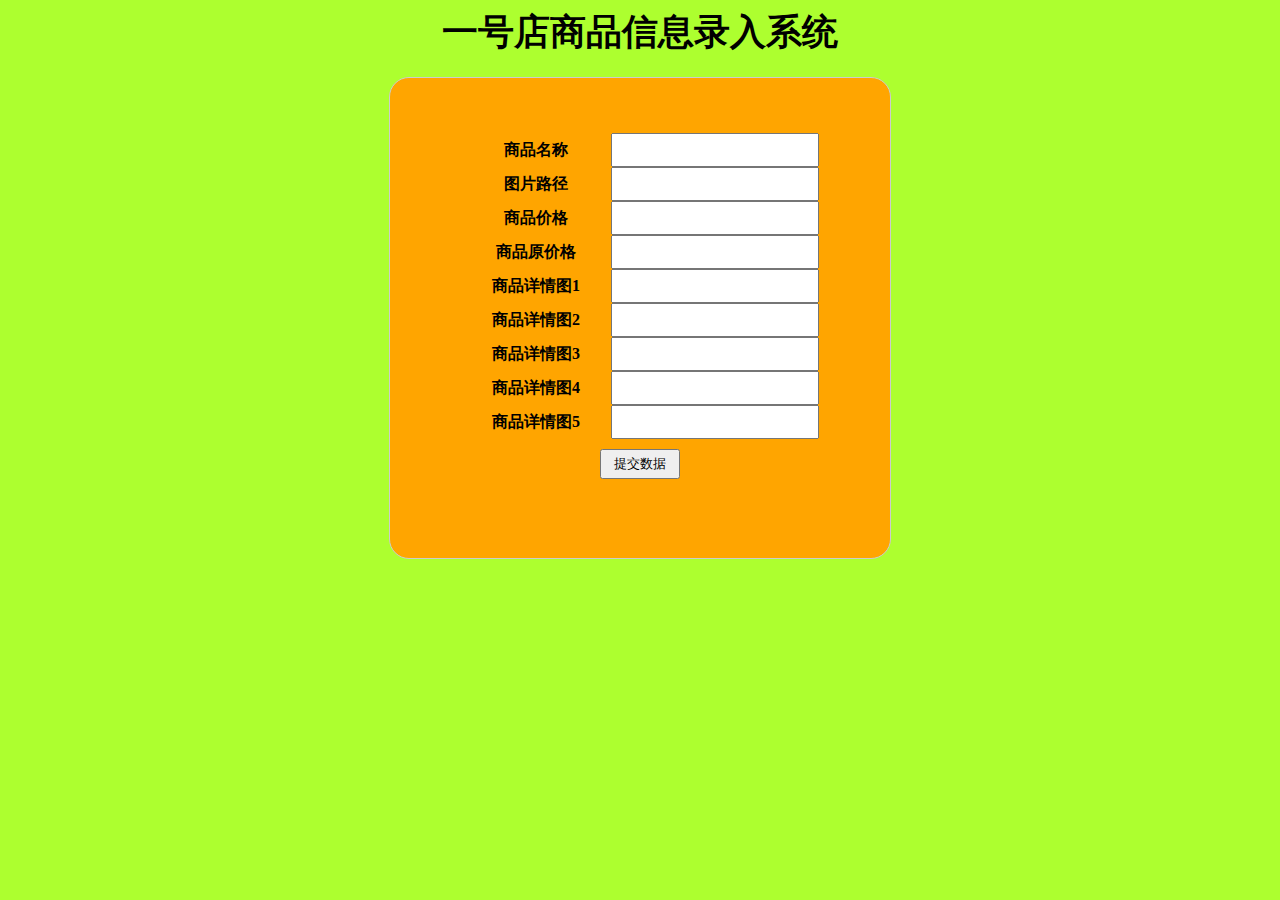
<file: html/addgoods.html>
<!DOCTYPE html>
<html lang="en">
<head>
	<meta charset="UTF-8">
	<title>Document</title>
	<style>
		body{
			background-color: greenyellow;
		}
		h3{
			text-align: center;
			font-size: 36px;
			margin: 0;
			padding: 0;
		}
		form{
			width: 500px;
			height: 400px;
			margin: 20px auto;
			border: 1px solid #ccc;
			background-color: orange;
			text-align: center;
			padding-top: 55px;
			padding-bottom: 25px;
			border-radius: 20px;
		}
		label{
			width: 150px;
			display: inline-block;
			font-weight: 700;
		
		}
		input{
			width: 200px;
			height: 28px;
		}
		button[type=submit]{
			width: 80px;
			height: 30px;
			margin-top: 10px;
		}
	</style>
</head>
<body>
    <h3>一号店商品信息录入系统</h3>
	<form action="../php/addgoods.php" method="post">
		<label for="gname">商品名称</label><input type="text" id="gname" name="gname" autocomplete="off"><br>
		<label for="gpicture">图片路径</label><input type="text" id="gpicture" name="gpicture" autocomplete="off"><br>
		<label for="gpirce">商品价格</label><input type="text" id="gpirce" name="gprice" autocomplete=off""><br>
		<label for="gpricebefore">商品原价格</label><input type="text" id="gpricebefore" name="gpricebefore" autocomplete=off""><br>
		<label for="gpicturedetail">商品详情图1</label><input type="text" id="gpicturedetail" name="gpicturedetail"><br>
		<label for="gpicturedetail1">商品详情图2</label><input type="text" id="gpicturedetail1" name="gpicturedetail1"><br>
		<label for="gpicturedetail2">商品详情图3</label><input type="text" id="gpicturedetail2" name="gpicturedetail2"><br>
		<label for="gpicturedetail3">商品详情图4</label><input type="text" id="gpicturedetail3" name="gpicturedetail3"><br>
		<label for="gpicturedetail4">商品详情图5</label><input type="text" id="gpicturedetail4" name="gpicturedetail4"><br>
		<button type="submit">提交数据</button>
	</form>
</body>
</html>
</file>
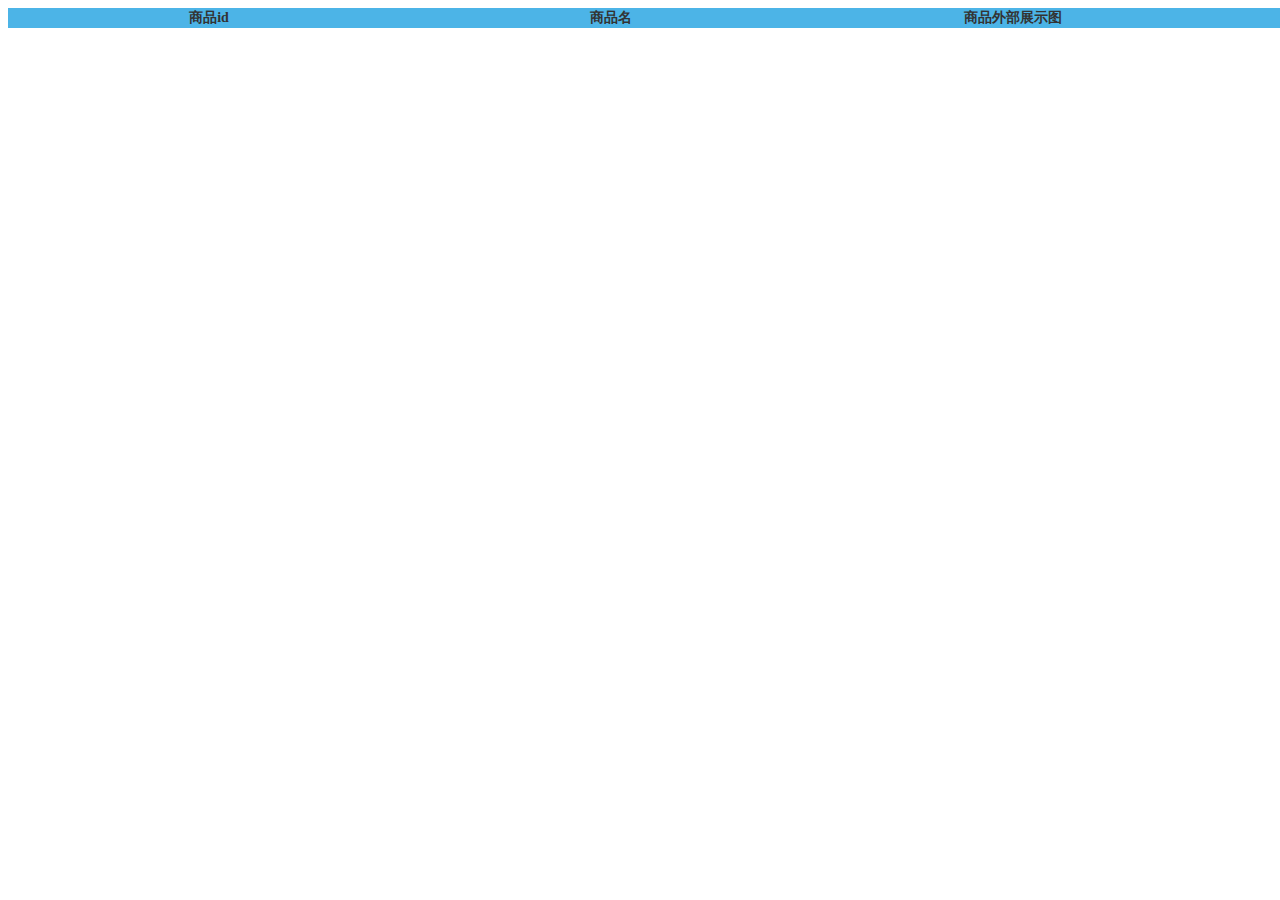
<file: html/displaygoodsinfo.html>
<!DOCTYPE html>
<html lang="en">
<head>
	<meta charset="UTF-8">
	<title>显示数据</title>
	<style>
		body{
			overflow: scroll;
		}
		table{
			width: 10500px;
			border-collapse: collapse;
		}
		th,td{
			width: 400px;
			display: inline-block;
			text-align: center;
		}
		tr{
			overflow: hidden;
		}
		.line{
			background-color: #4cb4e7;
			font-size: 14px;
			color: #333;
		}

	</style>
</head>
<body>
	<table>
		<thead>
			<tr class="line">
			<th>商品id</th>
			<th>商品名</th>
			<th>商品外部展示图</th>
			<th>商品价格</th>
			<th>商品原价</th>
			<th>商品内部详情小图</th>
			<th>商品内部详情展示图</th>
			<th>商品内部详情大图</th>
			<th>商品内部详情小图1</th>
			<th>商品内部详情展示图1</th>
			<th>商品内部详情大图1</th>
			<th>商品内部详情小图2</th>
			<th>商品内部详情展示图2</th>
			<th>商品内部详情大图2</th>
			<th>商品内部详情小图3</th>
			<th>商品内部详情展示图3</th>
			<th>商品内部详情大图3</th>
			<th>商品内部详情小图4</th>
			<th>商品内部详情展示图4</th>
			<th>商品内部详情大图4</th>
			<th>操作</th>
		</tr>
		</thead>
		<tbody></tbody>
	</table>
	<script src="../js/jquery.min.js"></script>
	<script>
		console.log($);
		$.getJSON("../php/displaygoodsinfo.php",function(res){
			var str = "";
			for (var i = 0; i < res.length ; i++) {
				str += "<tr>";
				for(var key in res[i]){
					str += `
						<td>${res[i][key]}</td>
					`;
				}
				str += "</tr>";
			}
			$("tbody").html(str);
		})
		
	</script>
</body>
</html>
</file>
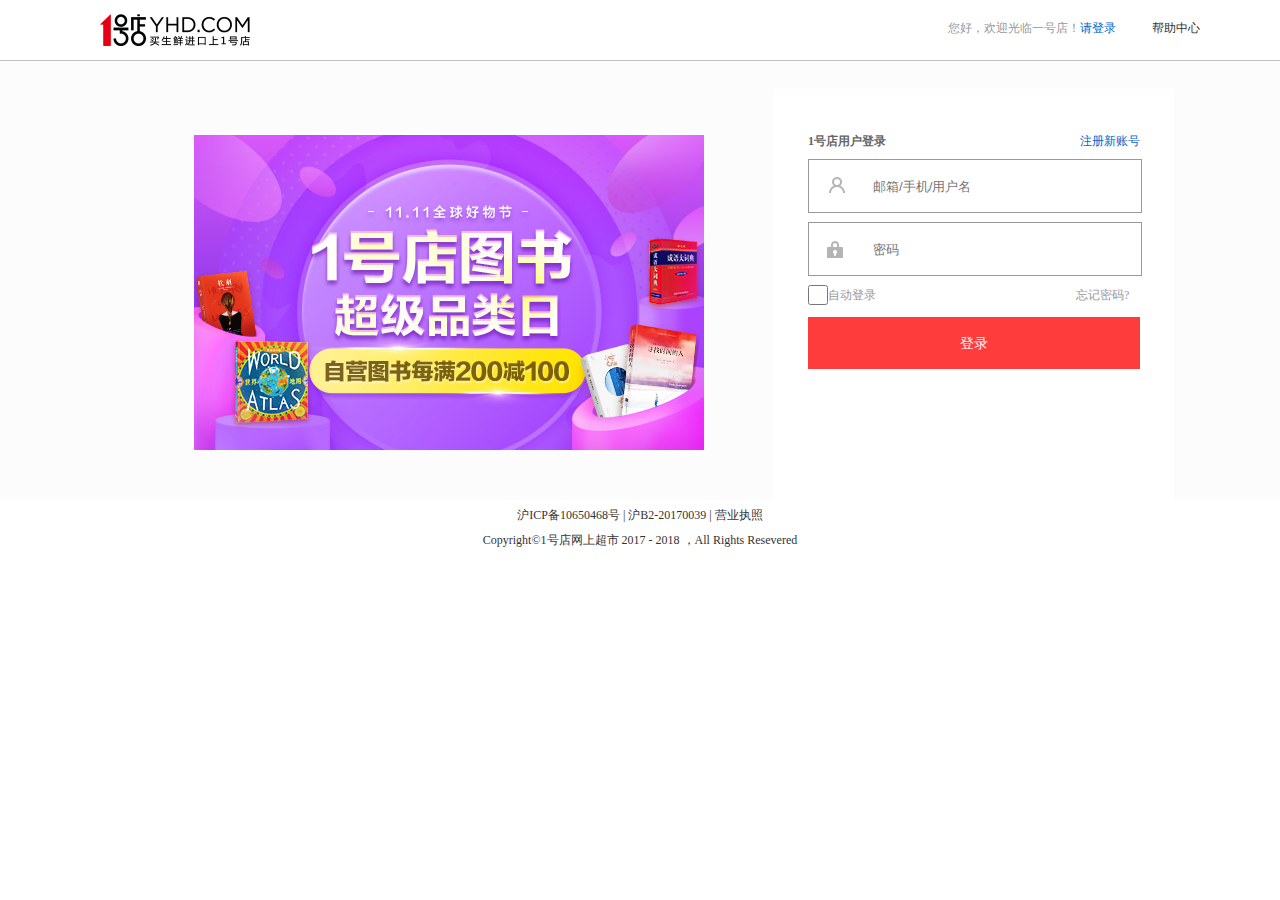
<file: html/login.html>
<!DOCTYPE html>
<html>
<head lang="en">
    <meta charset="UTF-8">
    <title>用户登录</title>
    <link rel="shortcut icon" href="../favicon.ico"/>
    <link rel="stylesheet" href="../css/common.css"/>
    <link rel="stylesheet" href="../css/loginadregesit.css"/>
    <link rel="stylesheet" href="../css/login.css"/>
</head>
<body>
    <div id="header" class="clearfix">
        <div id="logo" class="fl">
            <a href="../index.html"><img src="../images/xiding.jpg" alt=""/></a>
        </div>
        <div id="info" class="fr">
            您好，欢迎光临一号店！<a href="javascript:;">请登录</a><span>帮助中心</span>
        </div>
    </div>
    <div id="main" class="clearfix">
        <div class="left fl">
            <img src="../images/5be40378N005aae2d.jpg" alt=""/>
        </div>
        <div class="right fl">
            <div class="top clearfix">
                <p class="fl">1号店用户登录</p><a href="regesit.html" class="fr">注册新账号</a>
            </div>
            <form action="../php/login.php" method="post">
                <input type="text" placeholder="邮箱/手机/用户名" name="user" id="user" autocomplete="off"/><br/>
                <input type="password" placeholder="密码" name="password" id="password" /><br/>
                <input type="checkbox" name="remenber"/><span>自动登录</span><a href="javascript:void(0);" id="forget">忘记密码?</a>
                <input type="submit" value="登录">
            </form>
            <span class="user"></span>
            <span class="pwd"></span>
        </div>
    </div>
    <div id="footer">
        <p>沪ICP备10650468号 | 沪B2-20170039 | 营业执照</p>
        <p>Copyright&copy;1号店网上超市 2017 - 2018 ，All Rights Resevered</p>
    </div>
    <script src="../js/jquery.min.js"></script>
    <script src='../js/login.js'></script>
</body>
</html>
</file>
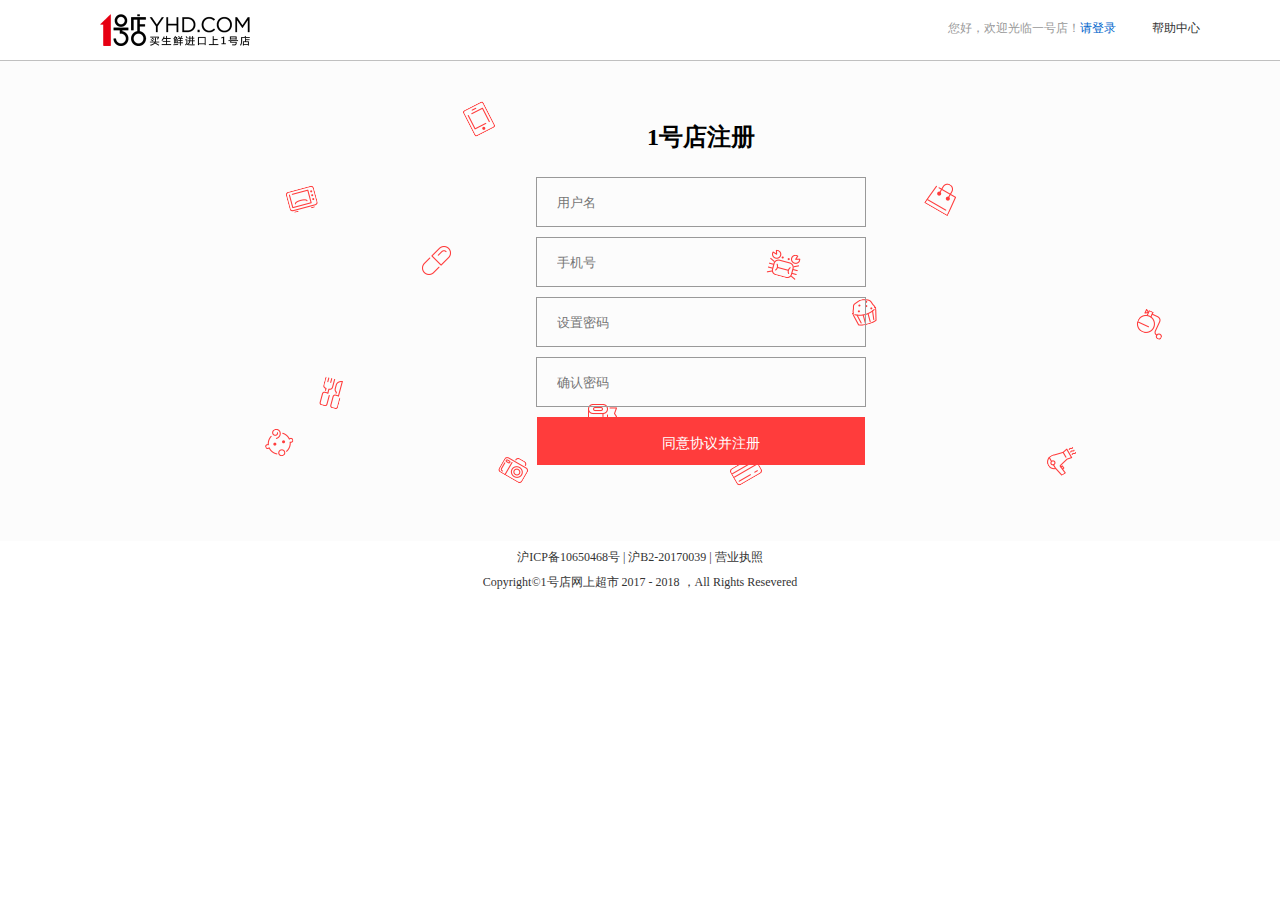
<file: html/regesit.html>
<!DOCTYPE html>
<html>
<head lang="en">
    <meta charset="UTF-8">
    <title>注册用户</title>
    <link rel="shortcut icon" href="../favicon.ico"/>
    <link rel="stylesheet" href="../css/common.css"/>
    <link rel="stylesheet" href="../css/loginadregesit.css"/>
    <link rel="stylesheet" href="../css/regesit.css"/>
</head>
<body>
<div id="header" class="clearfix">
    <div id="logo" class="fl">
        <a href="../index.html"><img src="../images/xiding.jpg" alt=""/></a>
    </div>
    <div id="info" class="fr">
        您好，欢迎光临一号店！<a href="login.html">请登录</a><span>帮助中心</span>
    </div>
</div>
<div id="main">
    <div class="icon"></div>
    <div class="icon1"></div>
    <div class="icon2"></div>
    <form action="../php/regesit.php" method="post" id="regesit">
        <h4>1号店注册</h4>
        <input type="text" placeholder="用户名" name="user" id="user" autocomplete="off"/><br/>
        <input type="text" placeholder="手机号" name="phone" id="phone" autocomplete="off"/><br/>
        <input type="password" placeholder="设置密码" name="password" id="password"/><br/>
        <input type="password" placeholder="确认密码" name="repeatpassword" id="repeatpassword"/><br/>
        <input type="submit" value="同意协议并注册"/><br/>
    </form>
    <div id="check">
        <div class="name"></div>
        <div class="phone"></div>
        <div class="password"></div>
        <div class="repeatpassword"></div>
    </div>
</div>
<div id="footer">
    <p>沪ICP备10650468号 | 沪B2-20170039 | 营业执照</p>
    <p>Copyright&copy;1号店网上超市 2017 - 2018 ，All Rights Resevered</p>
</div>
<script src="../js/jquery.min.js"></script>
<script src="../js/regesit.js"></script>
</body>
</html>
</file>
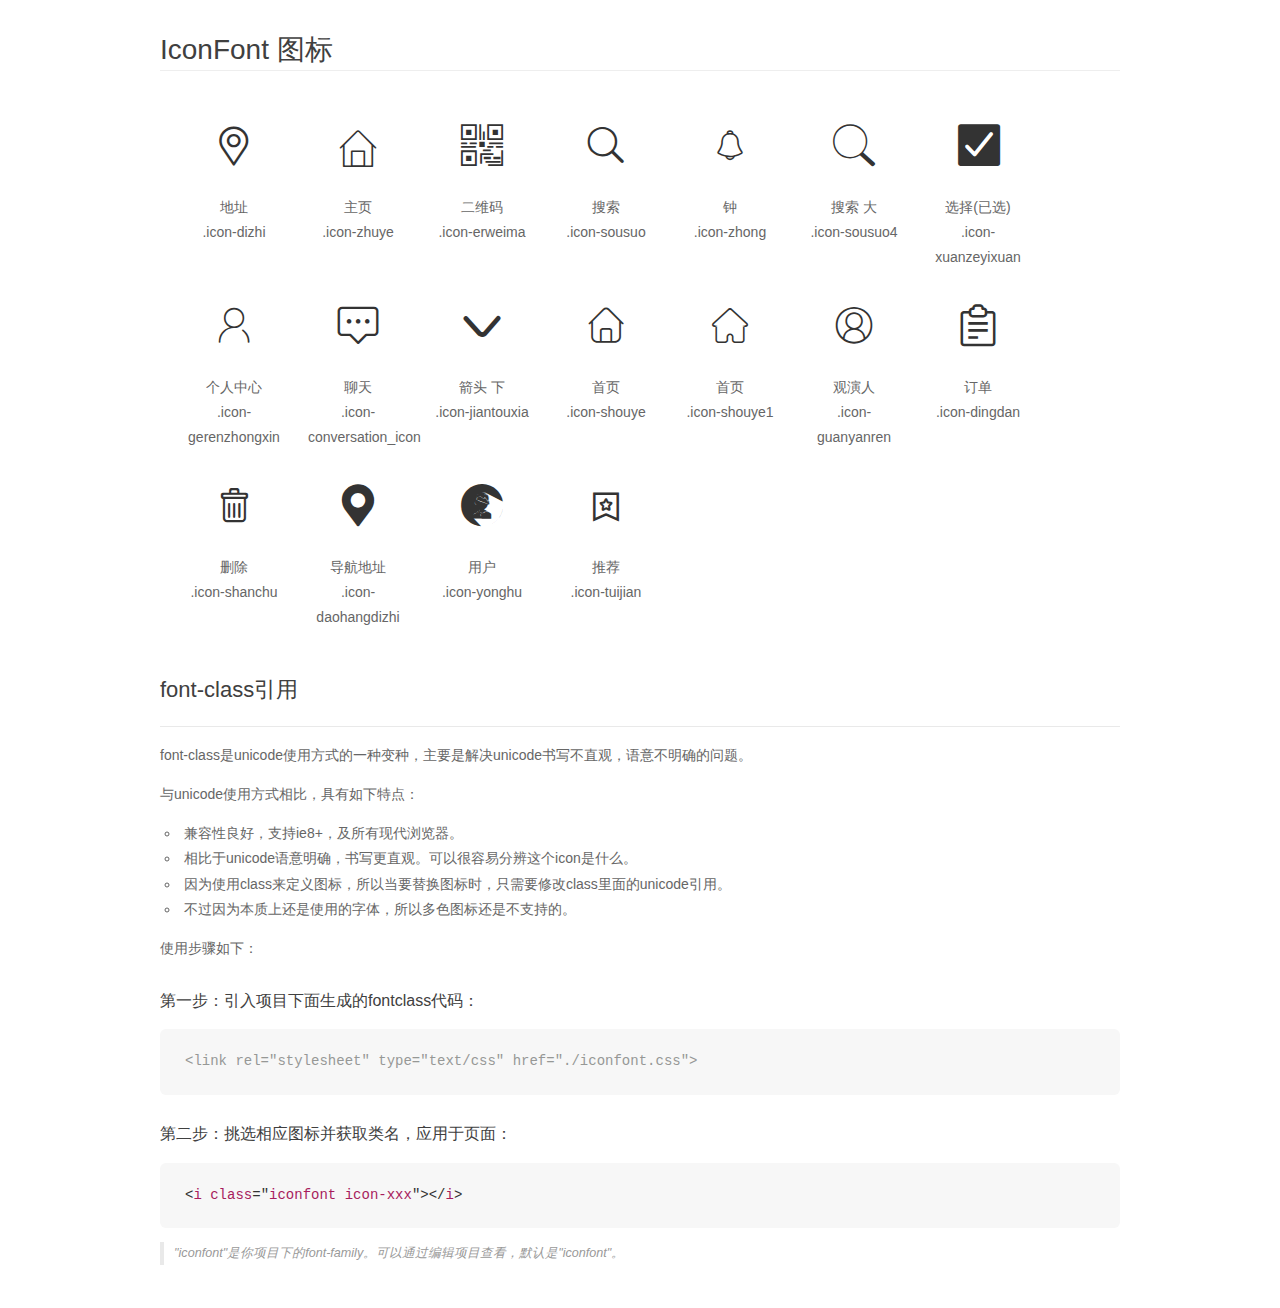
<file: iconfont/demo_fontclass.html>
<!DOCTYPE html>
<html>
<head>
    <meta charset="utf-8"/>
    <title>IconFont</title>
    <link rel="stylesheet" href="demo.css">
    <link rel="stylesheet" href="iconfont.css">
</head>
<body>
    <div class="main markdown">
        <h1>IconFont 图标</h1>
        <ul class="icon_lists clear">
            
                <li>
                <i class="icon iconfont icon-dizhi"></i>
                    <div class="name">地址</div>
                    <div class="fontclass">.icon-dizhi</div>
                </li>
            
                <li>
                <i class="icon iconfont icon-zhuye"></i>
                    <div class="name">主页</div>
                    <div class="fontclass">.icon-zhuye</div>
                </li>
            
                <li>
                <i class="icon iconfont icon-erweima"></i>
                    <div class="name">二维码</div>
                    <div class="fontclass">.icon-erweima</div>
                </li>
            
                <li>
                <i class="icon iconfont icon-sousuo"></i>
                    <div class="name">搜索</div>
                    <div class="fontclass">.icon-sousuo</div>
                </li>
            
                <li>
                <i class="icon iconfont icon-zhong"></i>
                    <div class="name">钟</div>
                    <div class="fontclass">.icon-zhong</div>
                </li>
            
                <li>
                <i class="icon iconfont icon-sousuo4"></i>
                    <div class="name">搜索 大</div>
                    <div class="fontclass">.icon-sousuo4</div>
                </li>
            
                <li>
                <i class="icon iconfont icon-xuanzeyixuan"></i>
                    <div class="name">选择(已选)</div>
                    <div class="fontclass">.icon-xuanzeyixuan</div>
                </li>
            
                <li>
                <i class="icon iconfont icon-gerenzhongxin"></i>
                    <div class="name">个人中心</div>
                    <div class="fontclass">.icon-gerenzhongxin</div>
                </li>
            
                <li>
                <i class="icon iconfont icon-conversation_icon"></i>
                    <div class="name">聊天</div>
                    <div class="fontclass">.icon-conversation_icon</div>
                </li>
            
                <li>
                <i class="icon iconfont icon-jiantouxia"></i>
                    <div class="name">箭头 下</div>
                    <div class="fontclass">.icon-jiantouxia</div>
                </li>
            
                <li>
                <i class="icon iconfont icon-shouye"></i>
                    <div class="name">首页</div>
                    <div class="fontclass">.icon-shouye</div>
                </li>
            
                <li>
                <i class="icon iconfont icon-shouye1"></i>
                    <div class="name">首页</div>
                    <div class="fontclass">.icon-shouye1</div>
                </li>
            
                <li>
                <i class="icon iconfont icon-guanyanren"></i>
                    <div class="name">观演人</div>
                    <div class="fontclass">.icon-guanyanren</div>
                </li>
            
                <li>
                <i class="icon iconfont icon-dingdan"></i>
                    <div class="name">订单</div>
                    <div class="fontclass">.icon-dingdan</div>
                </li>
            
                <li>
                <i class="icon iconfont icon-shanchu"></i>
                    <div class="name">删除</div>
                    <div class="fontclass">.icon-shanchu</div>
                </li>
            
                <li>
                <i class="icon iconfont icon-daohangdizhi"></i>
                    <div class="name">导航地址</div>
                    <div class="fontclass">.icon-daohangdizhi</div>
                </li>
            
                <li>
                <i class="icon iconfont icon-yonghu"></i>
                    <div class="name">用户</div>
                    <div class="fontclass">.icon-yonghu</div>
                </li>
            
                <li>
                <i class="icon iconfont icon-tuijian"></i>
                    <div class="name">推荐</div>
                    <div class="fontclass">.icon-tuijian</div>
                </li>
            
        </ul>

        <h2 id="font-class-">font-class引用</h2>
        <hr>

        <p>font-class是unicode使用方式的一种变种，主要是解决unicode书写不直观，语意不明确的问题。</p>
        <p>与unicode使用方式相比，具有如下特点：</p>
        <ul>
        <li>兼容性良好，支持ie8+，及所有现代浏览器。</li>
        <li>相比于unicode语意明确，书写更直观。可以很容易分辨这个icon是什么。</li>
        <li>因为使用class来定义图标，所以当要替换图标时，只需要修改class里面的unicode引用。</li>
        <li>不过因为本质上还是使用的字体，所以多色图标还是不支持的。</li>
        </ul>
        <p>使用步骤如下：</p>
        <h3 id="-fontclass-">第一步：引入项目下面生成的fontclass代码：</h3>


        <pre><code class="lang-js hljs javascript"><span class="hljs-comment">&lt;link rel="stylesheet" type="text/css" href="./iconfont.css"&gt;</span></code></pre>
        <h3 id="-">第二步：挑选相应图标并获取类名，应用于页面：</h3>
        <pre><code class="lang-css hljs">&lt;<span class="hljs-selector-tag">i</span> <span class="hljs-selector-tag">class</span>="<span class="hljs-selector-tag">iconfont</span> <span class="hljs-selector-tag">icon-xxx</span>"&gt;&lt;/<span class="hljs-selector-tag">i</span>&gt;</code></pre>
        <blockquote>
        <p>"iconfont"是你项目下的font-family。可以通过编辑项目查看，默认是"iconfont"。</p>
        </blockquote>
    </div>
</body>
</html>
</file>
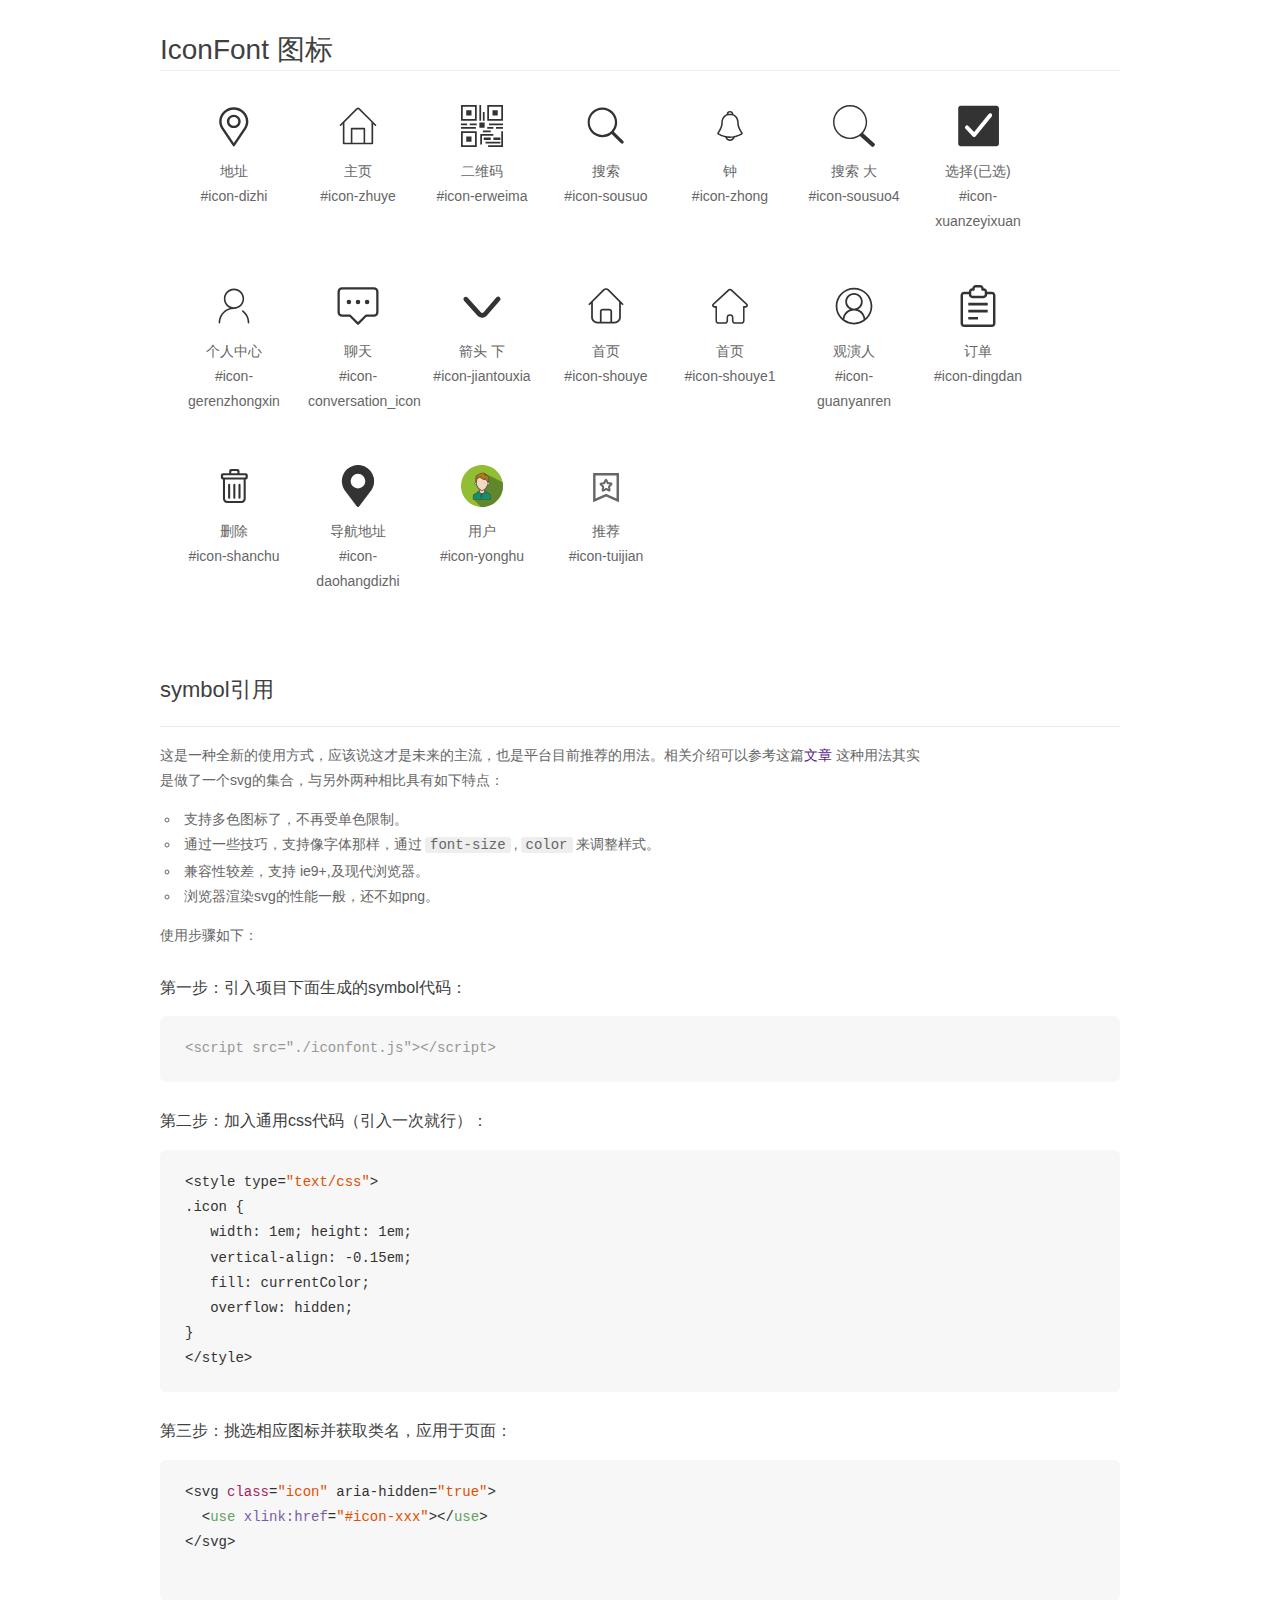
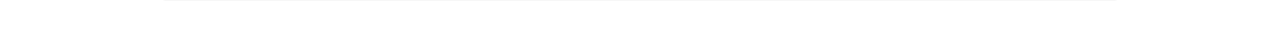
<file: iconfont/demo_symbol.html>
<!DOCTYPE html>
<html>
<head>
    <meta charset="utf-8"/>
    <title>IconFont</title>
    <link rel="stylesheet" href="demo.css">
    <script src="iconfont.js"></script>

    <style type="text/css">
        .icon {
          /* 通过设置 font-size 来改变图标大小 */
          width: 1em; height: 1em;
          /* 图标和文字相邻时，垂直对齐 */
          vertical-align: -0.15em;
          /* 通过设置 color 来改变 SVG 的颜色/fill */
          fill: currentColor;
          /* path 和 stroke 溢出 viewBox 部分在 IE 下会显示
             normalize.css 中也包含这行 */
          overflow: hidden;
        }

    </style>
</head>
<body>
    <div class="main markdown">
        <h1>IconFont 图标</h1>
        <ul class="icon_lists clear">
            
                <li>
                    <svg class="icon" aria-hidden="true">
                        <use xlink:href="#icon-dizhi"></use>
                    </svg>
                    <div class="name">地址</div>
                    <div class="fontclass">#icon-dizhi</div>
                </li>
            
                <li>
                    <svg class="icon" aria-hidden="true">
                        <use xlink:href="#icon-zhuye"></use>
                    </svg>
                    <div class="name">主页</div>
                    <div class="fontclass">#icon-zhuye</div>
                </li>
            
                <li>
                    <svg class="icon" aria-hidden="true">
                        <use xlink:href="#icon-erweima"></use>
                    </svg>
                    <div class="name">二维码</div>
                    <div class="fontclass">#icon-erweima</div>
                </li>
            
                <li>
                    <svg class="icon" aria-hidden="true">
                        <use xlink:href="#icon-sousuo"></use>
                    </svg>
                    <div class="name">搜索</div>
                    <div class="fontclass">#icon-sousuo</div>
                </li>
            
                <li>
                    <svg class="icon" aria-hidden="true">
                        <use xlink:href="#icon-zhong"></use>
                    </svg>
                    <div class="name">钟</div>
                    <div class="fontclass">#icon-zhong</div>
                </li>
            
                <li>
                    <svg class="icon" aria-hidden="true">
                        <use xlink:href="#icon-sousuo4"></use>
                    </svg>
                    <div class="name">搜索 大</div>
                    <div class="fontclass">#icon-sousuo4</div>
                </li>
            
                <li>
                    <svg class="icon" aria-hidden="true">
                        <use xlink:href="#icon-xuanzeyixuan"></use>
                    </svg>
                    <div class="name">选择(已选)</div>
                    <div class="fontclass">#icon-xuanzeyixuan</div>
                </li>
            
                <li>
                    <svg class="icon" aria-hidden="true">
                        <use xlink:href="#icon-gerenzhongxin"></use>
                    </svg>
                    <div class="name">个人中心</div>
                    <div class="fontclass">#icon-gerenzhongxin</div>
                </li>
            
                <li>
                    <svg class="icon" aria-hidden="true">
                        <use xlink:href="#icon-conversation_icon"></use>
                    </svg>
                    <div class="name">聊天</div>
                    <div class="fontclass">#icon-conversation_icon</div>
                </li>
            
                <li>
                    <svg class="icon" aria-hidden="true">
                        <use xlink:href="#icon-jiantouxia"></use>
                    </svg>
                    <div class="name">箭头 下</div>
                    <div class="fontclass">#icon-jiantouxia</div>
                </li>
            
                <li>
                    <svg class="icon" aria-hidden="true">
                        <use xlink:href="#icon-shouye"></use>
                    </svg>
                    <div class="name">首页</div>
                    <div class="fontclass">#icon-shouye</div>
                </li>
            
                <li>
                    <svg class="icon" aria-hidden="true">
                        <use xlink:href="#icon-shouye1"></use>
                    </svg>
                    <div class="name">首页</div>
                    <div class="fontclass">#icon-shouye1</div>
                </li>
            
                <li>
                    <svg class="icon" aria-hidden="true">
                        <use xlink:href="#icon-guanyanren"></use>
                    </svg>
                    <div class="name">观演人</div>
                    <div class="fontclass">#icon-guanyanren</div>
                </li>
            
                <li>
                    <svg class="icon" aria-hidden="true">
                        <use xlink:href="#icon-dingdan"></use>
                    </svg>
                    <div class="name">订单</div>
                    <div class="fontclass">#icon-dingdan</div>
                </li>
            
                <li>
                    <svg class="icon" aria-hidden="true">
                        <use xlink:href="#icon-shanchu"></use>
                    </svg>
                    <div class="name">删除</div>
                    <div class="fontclass">#icon-shanchu</div>
                </li>
            
                <li>
                    <svg class="icon" aria-hidden="true">
                        <use xlink:href="#icon-daohangdizhi"></use>
                    </svg>
                    <div class="name">导航地址</div>
                    <div class="fontclass">#icon-daohangdizhi</div>
                </li>
            
                <li>
                    <svg class="icon" aria-hidden="true">
                        <use xlink:href="#icon-yonghu"></use>
                    </svg>
                    <div class="name">用户</div>
                    <div class="fontclass">#icon-yonghu</div>
                </li>
            
                <li>
                    <svg class="icon" aria-hidden="true">
                        <use xlink:href="#icon-tuijian"></use>
                    </svg>
                    <div class="name">推荐</div>
                    <div class="fontclass">#icon-tuijian</div>
                </li>
            
        </ul>


        <h2 id="symbol-">symbol引用</h2>
        <hr>

        <p>这是一种全新的使用方式，应该说这才是未来的主流，也是平台目前推荐的用法。相关介绍可以参考这篇<a href="">文章</a>
        这种用法其实是做了一个svg的集合，与另外两种相比具有如下特点：</p>
        <ul>
          <li>支持多色图标了，不再受单色限制。</li>
          <li>通过一些技巧，支持像字体那样，通过<code>font-size</code>,<code>color</code>来调整样式。</li>
          <li>兼容性较差，支持 ie9+,及现代浏览器。</li>
          <li>浏览器渲染svg的性能一般，还不如png。</li>
        </ul>
        <p>使用步骤如下：</p>
        <h3 id="-symbol-">第一步：引入项目下面生成的symbol代码：</h3>
        <pre><code class="lang-js hljs javascript"><span class="hljs-comment">&lt;script src="./iconfont.js"&gt;&lt;/script&gt;</span></code></pre>
        <h3 id="-css-">第二步：加入通用css代码（引入一次就行）：</h3>
        <pre><code class="lang-js hljs javascript">&lt;style type=<span class="hljs-string">"text/css"</span>&gt;
.icon {
   width: <span class="hljs-number">1</span>em; height: <span class="hljs-number">1</span>em;
   vertical-align: <span class="hljs-number">-0.15</span>em;
   fill: currentColor;
   overflow: hidden;
}
&lt;<span class="hljs-regexp">/style&gt;</span></code></pre>
        <h3 id="-">第三步：挑选相应图标并获取类名，应用于页面：</h3>
        <pre><code class="lang-js hljs javascript">&lt;svg <span class="hljs-class"><span class="hljs-keyword">class</span></span>=<span class="hljs-string">"icon"</span> aria-hidden=<span class="hljs-string">"true"</span>&gt;<span class="xml"><span class="hljs-tag">
  &lt;<span class="hljs-name">use</span> <span class="hljs-attr">xlink:href</span>=<span class="hljs-string">"#icon-xxx"</span>&gt;</span><span class="hljs-tag">&lt;/<span class="hljs-name">use</span>&gt;</span>
</span>&lt;<span class="hljs-regexp">/svg&gt;
        </span></code></pre>
    </div>
</body>
</html>
</file>
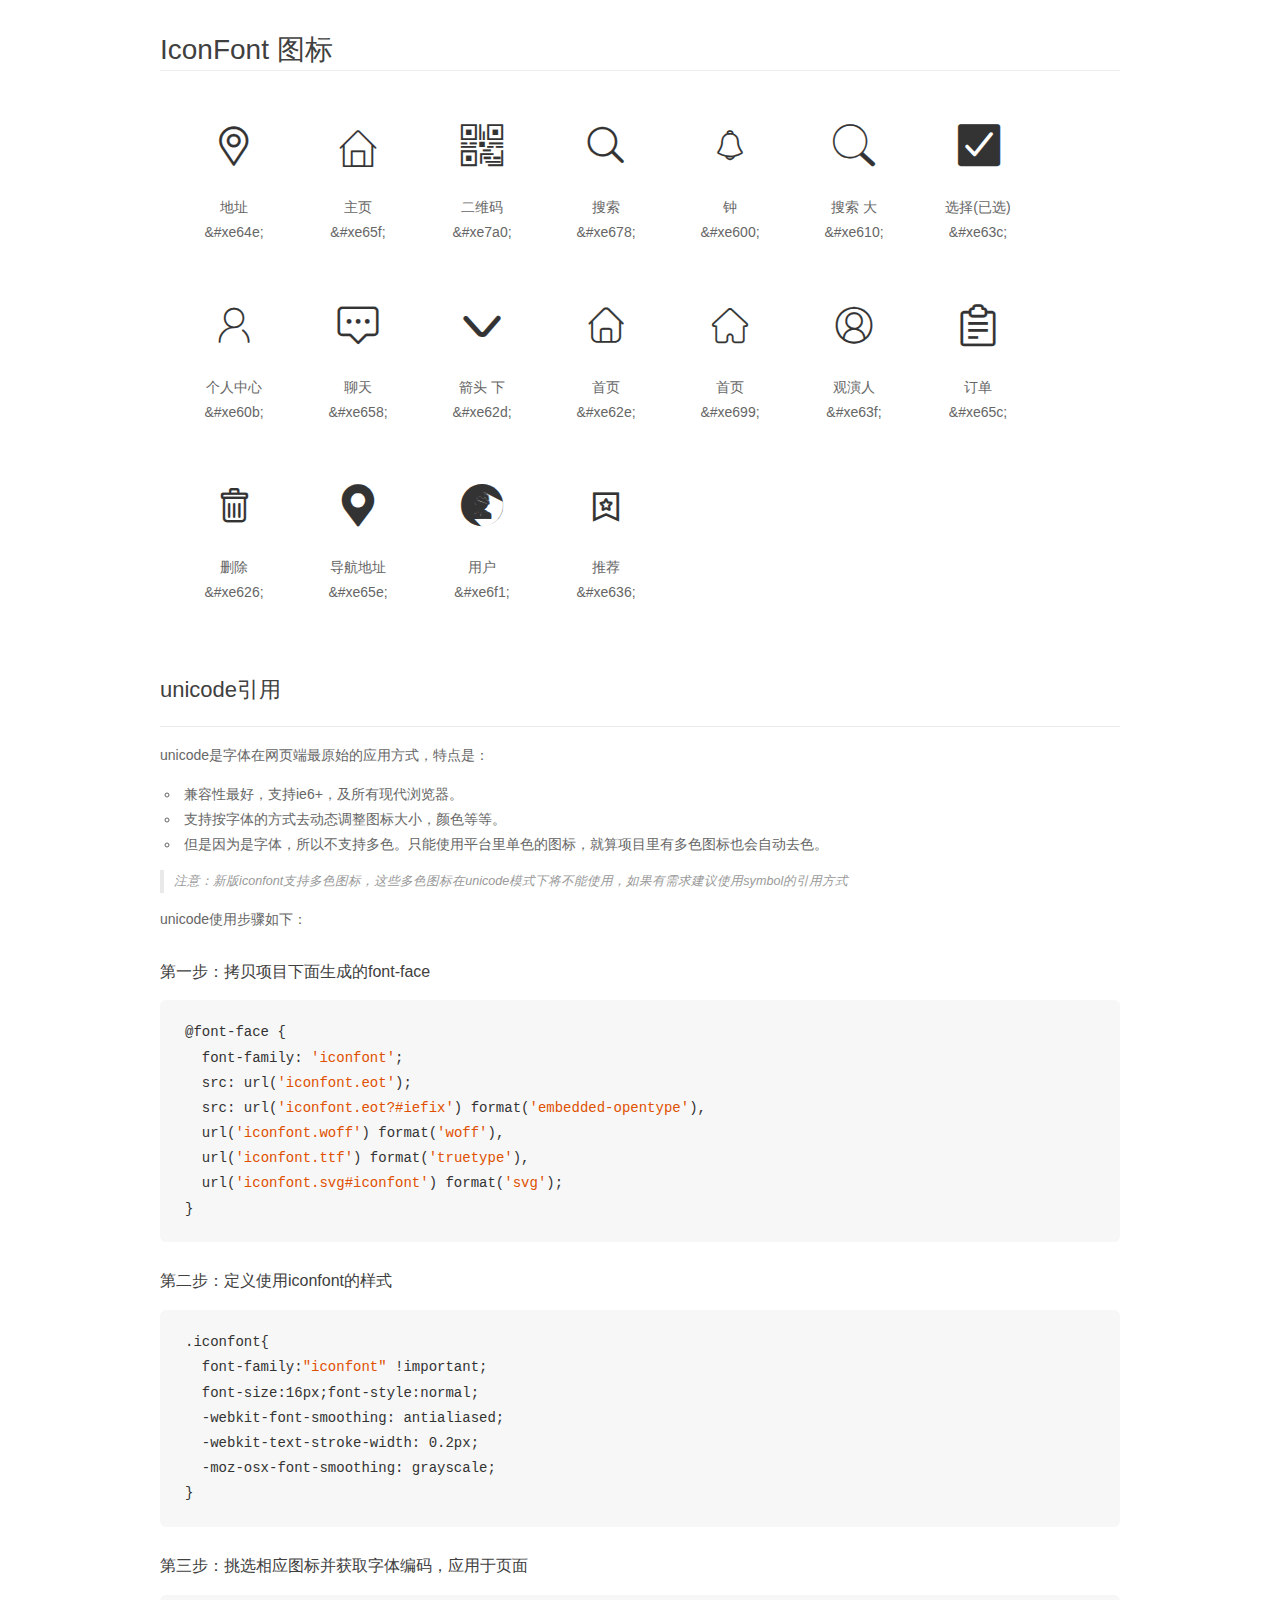
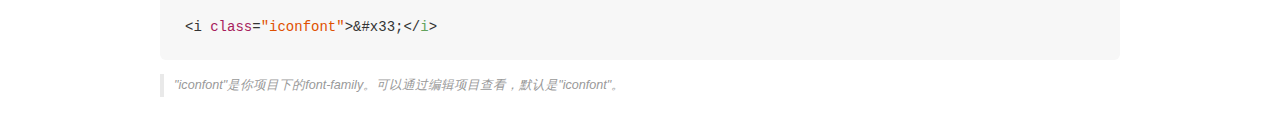
<file: iconfont/demo_unicode.html>
<!DOCTYPE html>
<html>
<head>
    <meta charset="utf-8"/>
    <title>IconFont</title>
    <link rel="stylesheet" href="demo.css">

    <style type="text/css">

        @font-face {font-family: "iconfont";
          src: url('iconfont.eot'); /* IE9*/
          src: url('iconfont.eot#iefix') format('embedded-opentype'), /* IE6-IE8 */
          url('iconfont.woff') format('woff'), /* chrome, firefox */
          url('iconfont.ttf') format('truetype'), /* chrome, firefox, opera, Safari, Android, iOS 4.2+*/
          url('iconfont.svg#iconfont') format('svg'); /* iOS 4.1- */
        }

        .iconfont {
          font-family:"iconfont" !important;
          font-size:16px;
          font-style:normal;
          -webkit-font-smoothing: antialiased;
          -webkit-text-stroke-width: 0.2px;
          -moz-osx-font-smoothing: grayscale;
        }

    </style>
</head>
<body>
    <div class="main markdown">
        <h1>IconFont 图标</h1>
        <ul class="icon_lists clear">
            
                <li>
                <i class="icon iconfont">&#xe64e;</i>
                    <div class="name">地址</div>
                    <div class="code">&amp;#xe64e;</div>
                </li>
            
                <li>
                <i class="icon iconfont">&#xe65f;</i>
                    <div class="name">主页</div>
                    <div class="code">&amp;#xe65f;</div>
                </li>
            
                <li>
                <i class="icon iconfont">&#xe7a0;</i>
                    <div class="name">二维码</div>
                    <div class="code">&amp;#xe7a0;</div>
                </li>
            
                <li>
                <i class="icon iconfont">&#xe678;</i>
                    <div class="name">搜索</div>
                    <div class="code">&amp;#xe678;</div>
                </li>
            
                <li>
                <i class="icon iconfont">&#xe600;</i>
                    <div class="name">钟</div>
                    <div class="code">&amp;#xe600;</div>
                </li>
            
                <li>
                <i class="icon iconfont">&#xe610;</i>
                    <div class="name">搜索 大</div>
                    <div class="code">&amp;#xe610;</div>
                </li>
            
                <li>
                <i class="icon iconfont">&#xe63c;</i>
                    <div class="name">选择(已选)</div>
                    <div class="code">&amp;#xe63c;</div>
                </li>
            
                <li>
                <i class="icon iconfont">&#xe60b;</i>
                    <div class="name">个人中心</div>
                    <div class="code">&amp;#xe60b;</div>
                </li>
            
                <li>
                <i class="icon iconfont">&#xe658;</i>
                    <div class="name">聊天</div>
                    <div class="code">&amp;#xe658;</div>
                </li>
            
                <li>
                <i class="icon iconfont">&#xe62d;</i>
                    <div class="name">箭头 下</div>
                    <div class="code">&amp;#xe62d;</div>
                </li>
            
                <li>
                <i class="icon iconfont">&#xe62e;</i>
                    <div class="name">首页</div>
                    <div class="code">&amp;#xe62e;</div>
                </li>
            
                <li>
                <i class="icon iconfont">&#xe699;</i>
                    <div class="name">首页</div>
                    <div class="code">&amp;#xe699;</div>
                </li>
            
                <li>
                <i class="icon iconfont">&#xe63f;</i>
                    <div class="name">观演人</div>
                    <div class="code">&amp;#xe63f;</div>
                </li>
            
                <li>
                <i class="icon iconfont">&#xe65c;</i>
                    <div class="name">订单</div>
                    <div class="code">&amp;#xe65c;</div>
                </li>
            
                <li>
                <i class="icon iconfont">&#xe626;</i>
                    <div class="name">删除</div>
                    <div class="code">&amp;#xe626;</div>
                </li>
            
                <li>
                <i class="icon iconfont">&#xe65e;</i>
                    <div class="name">导航地址</div>
                    <div class="code">&amp;#xe65e;</div>
                </li>
            
                <li>
                <i class="icon iconfont">&#xe6f1;</i>
                    <div class="name">用户</div>
                    <div class="code">&amp;#xe6f1;</div>
                </li>
            
                <li>
                <i class="icon iconfont">&#xe636;</i>
                    <div class="name">推荐</div>
                    <div class="code">&amp;#xe636;</div>
                </li>
            
        </ul>
        <h2 id="unicode-">unicode引用</h2>
        <hr>

        <p>unicode是字体在网页端最原始的应用方式，特点是：</p>
        <ul>
        <li>兼容性最好，支持ie6+，及所有现代浏览器。</li>
        <li>支持按字体的方式去动态调整图标大小，颜色等等。</li>
        <li>但是因为是字体，所以不支持多色。只能使用平台里单色的图标，就算项目里有多色图标也会自动去色。</li>
        </ul>
        <blockquote>
        <p>注意：新版iconfont支持多色图标，这些多色图标在unicode模式下将不能使用，如果有需求建议使用symbol的引用方式</p>
        </blockquote>
        <p>unicode使用步骤如下：</p>
        <h3 id="-font-face">第一步：拷贝项目下面生成的font-face</h3>
        <pre><code class="lang-js hljs javascript">@font-face {
  font-family: <span class="hljs-string">'iconfont'</span>;
  src: url(<span class="hljs-string">'iconfont.eot'</span>);
  src: url(<span class="hljs-string">'iconfont.eot?#iefix'</span>) format(<span class="hljs-string">'embedded-opentype'</span>),
  url(<span class="hljs-string">'iconfont.woff'</span>) format(<span class="hljs-string">'woff'</span>),
  url(<span class="hljs-string">'iconfont.ttf'</span>) format(<span class="hljs-string">'truetype'</span>),
  url(<span class="hljs-string">'iconfont.svg#iconfont'</span>) format(<span class="hljs-string">'svg'</span>);
}
</code></pre>
        <h3 id="-iconfont-">第二步：定义使用iconfont的样式</h3>
        <pre><code class="lang-js hljs javascript">.iconfont{
  font-family:<span class="hljs-string">"iconfont"</span> !important;
  font-size:<span class="hljs-number">16</span>px;font-style:normal;
  -webkit-font-smoothing: antialiased;
  -webkit-text-stroke-width: <span class="hljs-number">0.2</span>px;
  -moz-osx-font-smoothing: grayscale;
}
</code></pre>
        <h3 id="-">第三步：挑选相应图标并获取字体编码，应用于页面</h3>
        <pre><code class="lang-js hljs javascript">&lt;i <span class="hljs-class"><span class="hljs-keyword">class</span></span>=<span class="hljs-string">"iconfont"</span>&gt;&amp;#x33;<span class="xml"><span class="hljs-tag">&lt;/<span class="hljs-name">i</span>&gt;</span></span></code></pre>

        <blockquote>
        <p>"iconfont"是你项目下的font-family。可以通过编辑项目查看，默认是"iconfont"。</p>
        </blockquote>
    </div>


</body>
</html>
</file>
<file: css/common.css>
body,h1,h2,h3,h4,h5,h6,ul,dt,dt,dd,p{
    margin: 0;
    padding: 0;
}
li{
    list-style: none;
}
i,b{
    font-weight: 400;
    font-style: normal;
}
input,button{
    outline: none;
}
a{
    text-decoration: none;
}
img{
    vertical-align: top;
}
.w{
    width: 1070px;
    margin: 0 auto;
}
.clearfix:after{
    content: "";
    display: block;
    clear: both;
    visibility: hidden;
    height: 0;
}
.padding20_notop{
    padding: 0 20px 20px 20px;
}
.fl{
    float: left;
}
.fr{
    float: right;
}
</file>
<file: css/loginadregesit.css>
a {
  color: #0066cc; }

input {
  padding: 0;
  margin: 0;
  border: 0;
  border: 1px solid #999; }

input[type=submit] {
  margin: 0;
  padding: 0;
  background-color: #ff3c3c;
  color: #fff;
  text-align: center;
  line-height: 52px;
  font-size: 14px;
  border: 0; }

#header {
  height: 60px;
  background-color: #fff;
  box-shadow: 0 3px 2px 0 #000;
  border-bottom: 1px solid #c0c0c0; }
  #header #logo {
    margin-left: 100px; }
    #header #logo img {
      height: 60px; }
  #header #info {
    margin-right: 80px;
    margin-top: 20px;
    color: #999999;
    font-size: 12px; }
    #header #info span {
      margin-left: 36px;
      color: #333; }

#footer p {
  font-size: 12px;
  color: #333333;
  margin-top: 8px;
  text-align: center; }

/*# sourceMappingURL=loginadregesit.css.map */
</file>
<file: css/login.css>
#main {
  font-size: 12px;
  background-color: #fcfcfc; }
  #main .left {
    margin-top: 74px;
    margin-left: 194px; }
  #main .right {
    width: 332px;
    height: 332px;
    padding: 44px 34px 34px 34px;
    background-color: #fff;
    position: relative;
    margin-top: 28px;
    margin-left: 70px; }
    #main .right .top {
      margin-bottom: 9px; }
    #main .right p {
      color: #666666;
      font-weight: 700; }
    #main .right input {
      width: 332px;
      height: 52px;
      margin-bottom: 9px; }
    #main .right input[type=checkbox] {
      width: 20px;
      height: 20px;
      margin-bottom: 0;
      background: rgba(0, 0, 0, 0) url("../images/login_new.png") no-repeat -346px 360px;
      border-color: #999999;
      vertical-align: middle; }
    #main .right span {
      color: #999999;
      vertical-align: middle; }
    #main .right input[type=text], #main .right input[type=password] {
      padding-left: 64px;
      width: 268px; }
    #main .right #forget {
      margin-left: 200px;
      vertical-align: middle;
      color: #999; }
    #main .right input[type=submit] {
      margin-top: 12px; }
    #main .right span.user {
      position: absolute;
      background: url("../images/login_new.png") no-repeat -48px 0;
      width: 20px;
      height: 17px;
      top: 88px;
      left: 53px; }
    #main .right span.pwd {
      position: absolute;
      background: url("../images/login_new.png") no-repeat -150px 0;
      width: 20px;
      height: 17px;
      top: 152px;
      left: 53px; }

/*# sourceMappingURL=login.css.map */
</file>
<file: css/regesit.css>
#main {
  height: 480px;
  text-align: center;
  background-color: #fcfcfc;
  overflow: hidden; }
  #main .icon {
    position: absolute;
    width: 800px;
    height: 600px;
    -webkit-background-size: 800px;
    background-size: 800px;
    left: 120px;
    background: url("../images/r_icon5.png") no-repeat top center; }
  #main .icon1 {
    position: absolute;
    width: 800px;
    height: 600px;
    -webkit-background-size: 800px;
    background-size: 800px;
    left: 220px;
    background: url("../images/r_icon3.png") no-repeat top center; }
  #main .icon2 {
    position: absolute;
    width: 800px;
    height: 600px;
    -webkit-background-size: 800px;
    background-size: 800px;
    left: 420px;
    top: 160px;
    background: url("../images/r_icon4.png") no-repeat top center; }
  #main form {
    position: absolute;
    z-index: 999;
    top: 121px;
    left: 510px;
    width: 382px;
    height: 452px; }
    #main form h4 {
      font-size: 24px;
      text-align: center;
      font-weight: 700;
      margin-bottom: 24px; }
    #main form input {
      width: 308px;
      height: 48px;
      margin-bottom: 10px;
      border: 1px solid #999;
      padding-left: 20px;
      background: transparent; }
    #main form input[type=submit] {
      width: 328px;
      background-color: #ff3c3c;
      border: 0; }
  #main #check {
    position: absolute;
    top: 178px;
    left: 882px;
    width: 150px;
    height: 352px; }
    #main #check div {
      margin-bottom: 12px;
      height: 48px;
      background-color: green;
      display: none;
      font-size: 12px; }
      #main #check div span {
        display: inline-block;
        width: 24px;
        height: 24px;
        margin-top: 12px;
        opacity: 0;
        background: url("../images/regist_new.png") no-repeat -50px 0; }

/*# sourceMappingURL=regesit.css.map */
</file>
<file: iconfont/iconfont.css>
@font-face {font-family: "iconfont";
  src: url('iconfont.eot?t=1541993347403'); /* IE9*/
  src: url('iconfont.eot?t=1541993347403#iefix') format('embedded-opentype'), /* IE6-IE8 */
  url('[data-uri]') format('woff'),
  url('iconfont.ttf?t=1541993347403') format('truetype'), /* chrome, firefox, opera, Safari, Android, iOS 4.2+*/
  url('iconfont.svg?t=1541993347403#iconfont') format('svg'); /* iOS 4.1- */
}

.iconfont {
  font-family:"iconfont" !important;
  font-size:16px;
  font-style:normal;
  -webkit-font-smoothing: antialiased;
  -moz-osx-font-smoothing: grayscale;
}

.icon-dizhi:before { content: "\e64e"; }

.icon-zhuye:before { content: "\e65f"; }

.icon-erweima:before { content: "\e7a0"; }

.icon-sousuo:before { content: "\e678"; }

.icon-zhong:before { content: "\e600"; }

.icon-sousuo4:before { content: "\e610"; }

.icon-xuanzeyixuan:before { content: "\e63c"; }

.icon-gerenzhongxin:before { content: "\e60b"; }

.icon-conversation_icon:before { content: "\e658"; }

.icon-jiantouxia:before { content: "\e62d"; }

.icon-shouye:before { content: "\e62e"; }

.icon-shouye1:before { content: "\e699"; }

.icon-guanyanren:before { content: "\e63f"; }

.icon-dingdan:before { content: "\e65c"; }

.icon-shanchu:before { content: "\e626"; }

.icon-daohangdizhi:before { content: "\e65e"; }

.icon-yonghu:before { content: "\e6f1"; }

.icon-tuijian:before { content: "\e636"; }
</file>
<file: iconfont/demo.css>
*{margin: 0;padding: 0;list-style: none;}
/*
KISSY CSS Reset
理念：1. reset 的目的不是清除浏览器的默认样式，这仅是部分工作。清除和重置是紧密不可分的。
2. reset 的目的不是让默认样式在所有浏览器下一致，而是减少默认样式有可能带来的问题。
3. reset 期望提供一套普适通用的基础样式。但没有银弹，推荐根据具体需求，裁剪和修改后再使用。
特色：1. 适应中文；2. 基于最新主流浏览器。
维护：玉伯<lifesinger@gmail.com>, 正淳<ragecarrier@gmail.com>
 */

/** 清除内外边距 **/
body, h1, h2, h3, h4, h5, h6, hr, p, blockquote, /* structural elements 结构元素 */
dl, dt, dd, ul, ol, li, /* list elements 列表元素 */
pre, /* text formatting elements 文本格式元素 */
form, fieldset, legend, button, input, textarea, /* form elements 表单元素 */
th, td /* table elements 表格元素 */ {
  margin: 0;
  padding: 0;
}

/** 设置默认字体 **/
body,
button, input, select, textarea /* for ie */ {
  font: 12px/1.5 tahoma, arial, \5b8b\4f53, sans-serif;
}
h1, h2, h3, h4, h5, h6 { font-size: 100%; }
address, cite, dfn, em, var { font-style: normal; } /* 将斜体扶正 */
code, kbd, pre, samp { font-family: courier new, courier, monospace; } /* 统一等宽字体 */
small { font-size: 12px; } /* 小于 12px 的中文很难阅读，让 small 正常化 */

/** 重置列表元素 **/
ul, ol { list-style: none; }

/** 重置文本格式元素 **/
a { text-decoration: none; }
a:hover { text-decoration: underline; }


/** 重置表单元素 **/
legend { color: #000; } /* for ie6 */
fieldset, img { border: 0; } /* img 搭车：让链接里的 img 无边框 */
button, input, select, textarea { font-size: 100%; } /* 使得表单元素在 ie 下能继承字体大小 */
/* 注：optgroup 无法扶正 */

/** 重置表格元素 **/
table { border-collapse: collapse; border-spacing: 0; }

/* 清除浮动 */
.ks-clear:after, .clear:after {
  content: '\20';
  display: block;
  height: 0;
  clear: both;
}
.ks-clear, .clear {
  *zoom: 1;
}

.main {
  padding: 30px 100px;
width: 960px;
margin: 0 auto;
}
.main h1{font-size:36px; color:#333; text-align:left;margin-bottom:30px; border-bottom: 1px solid #eee;}

.helps{margin-top:40px;}
.helps pre{
  padding:20px;
  margin:10px 0;
  border:solid 1px #e7e1cd;
  background-color: #fffdef;
  overflow: auto;
}

.icon_lists{
  width: 100% !important;

}

.icon_lists li{
  float:left;
  width: 100px;
  height:180px;
  text-align: center;
  list-style: none !important;
}
.icon_lists .icon{
  font-size: 42px;
  line-height: 100px;
  margin: 10px 0;
  color:#333;
  -webkit-transition: font-size 0.25s ease-out 0s;
  -moz-transition: font-size 0.25s ease-out 0s;
  transition: font-size 0.25s ease-out 0s;

}
.icon_lists .icon:hover{
  font-size: 100px;
}



.markdown {
  color: #666;
  font-size: 14px;
  line-height: 1.8;
}

.highlight {
  line-height: 1.5;
}

.markdown img {
  vertical-align: middle;
  max-width: 100%;
}

.markdown h1 {
  color: #404040;
  font-weight: 500;
  line-height: 40px;
  margin-bottom: 24px;
}

.markdown h2,
.markdown h3,
.markdown h4,
.markdown h5,
.markdown h6 {
  color: #404040;
  margin: 1.6em 0 0.6em 0;
  font-weight: 500;
  clear: both;
}

.markdown h1 {
  font-size: 28px;
}

.markdown h2 {
  font-size: 22px;
}

.markdown h3 {
  font-size: 16px;
}

.markdown h4 {
  font-size: 14px;
}

.markdown h5 {
  font-size: 12px;
}

.markdown h6 {
  font-size: 12px;
}

.markdown hr {
  height: 1px;
  border: 0;
  background: #e9e9e9;
  margin: 16px 0;
  clear: both;
}

.markdown p,
.markdown pre {
  margin: 1em 0;
}

.markdown > p,
.markdown > blockquote,
.markdown > .highlight,
.markdown > ol,
.markdown > ul {
  width: 80%;
}

.markdown ul > li {
  list-style: circle;
}

.markdown > ul li,
.markdown blockquote ul > li {
  margin-left: 20px;
  padding-left: 4px;
}

.markdown > ul li p,
.markdown > ol li p {
  margin: 0.6em 0;
}

.markdown ol > li {
  list-style: decimal;
}

.markdown > ol li,
.markdown blockquote ol > li {
  margin-left: 20px;
  padding-left: 4px;
}

.markdown code {
  margin: 0 3px;
  padding: 0 5px;
  background: #eee;
  border-radius: 3px;
}

.markdown pre {
  border-radius: 6px;
  background: #f7f7f7;
  padding: 20px;
}

.markdown pre code {
  border: none;
  background: #f7f7f7;
  margin: 0;
}

.markdown strong,
.markdown b {
  font-weight: 600;
}

.markdown > table {
  border-collapse: collapse;
  border-spacing: 0px;
  empty-cells: show;
  border: 1px solid #e9e9e9;
  width: 95%;
  margin-bottom: 24px;
}

.markdown > table th {
  white-space: nowrap;
  color: #333;
  font-weight: 600;

}

.markdown > table th,
.markdown > table td {
  border: 1px solid #e9e9e9;
  padding: 8px 16px;
  text-align: left;
}

.markdown > table th {
  background: #F7F7F7;
}

.markdown blockquote {
  font-size: 90%;
  color: #999;
  border-left: 4px solid #e9e9e9;
  padding-left: 0.8em;
  margin: 1em 0;
  font-style: italic;
}

.markdown blockquote p {
  margin: 0;
}

.markdown .anchor {
  opacity: 0;
  transition: opacity 0.3s ease;
  margin-left: 8px;
}

.markdown .waiting {
  color: #ccc;
}

.markdown h1:hover .anchor,
.markdown h2:hover .anchor,
.markdown h3:hover .anchor,
.markdown h4:hover .anchor,
.markdown h5:hover .anchor,
.markdown h6:hover .anchor {
  opacity: 1;
  display: inline-block;
}

.markdown > br,
.markdown > p > br {
  clear: both;
}


.hljs {
  display: block;
  background: white;
  padding: 0.5em;
  color: #333333;
  overflow-x: auto;
}

.hljs-comment,
.hljs-meta {
  color: #969896;
}

.hljs-string,
.hljs-variable,
.hljs-template-variable,
.hljs-strong,
.hljs-emphasis,
.hljs-quote {
  color: #df5000;
}

.hljs-keyword,
.hljs-selector-tag,
.hljs-type {
  color: #a71d5d;
}

.hljs-literal,
.hljs-symbol,
.hljs-bullet,
.hljs-attribute {
  color: #0086b3;
}

.hljs-section,
.hljs-name {
  color: #63a35c;
}

.hljs-tag {
  color: #333333;
}

.hljs-title,
.hljs-attr,
.hljs-selector-id,
.hljs-selector-class,
.hljs-selector-attr,
.hljs-selector-pseudo {
  color: #795da3;
}

.hljs-addition {
  color: #55a532;
  background-color: #eaffea;
}

.hljs-deletion {
  color: #bd2c00;
  background-color: #ffecec;
}

.hljs-link {
  text-decoration: underline;
}

pre{
  background: #fff;
}
</file>
